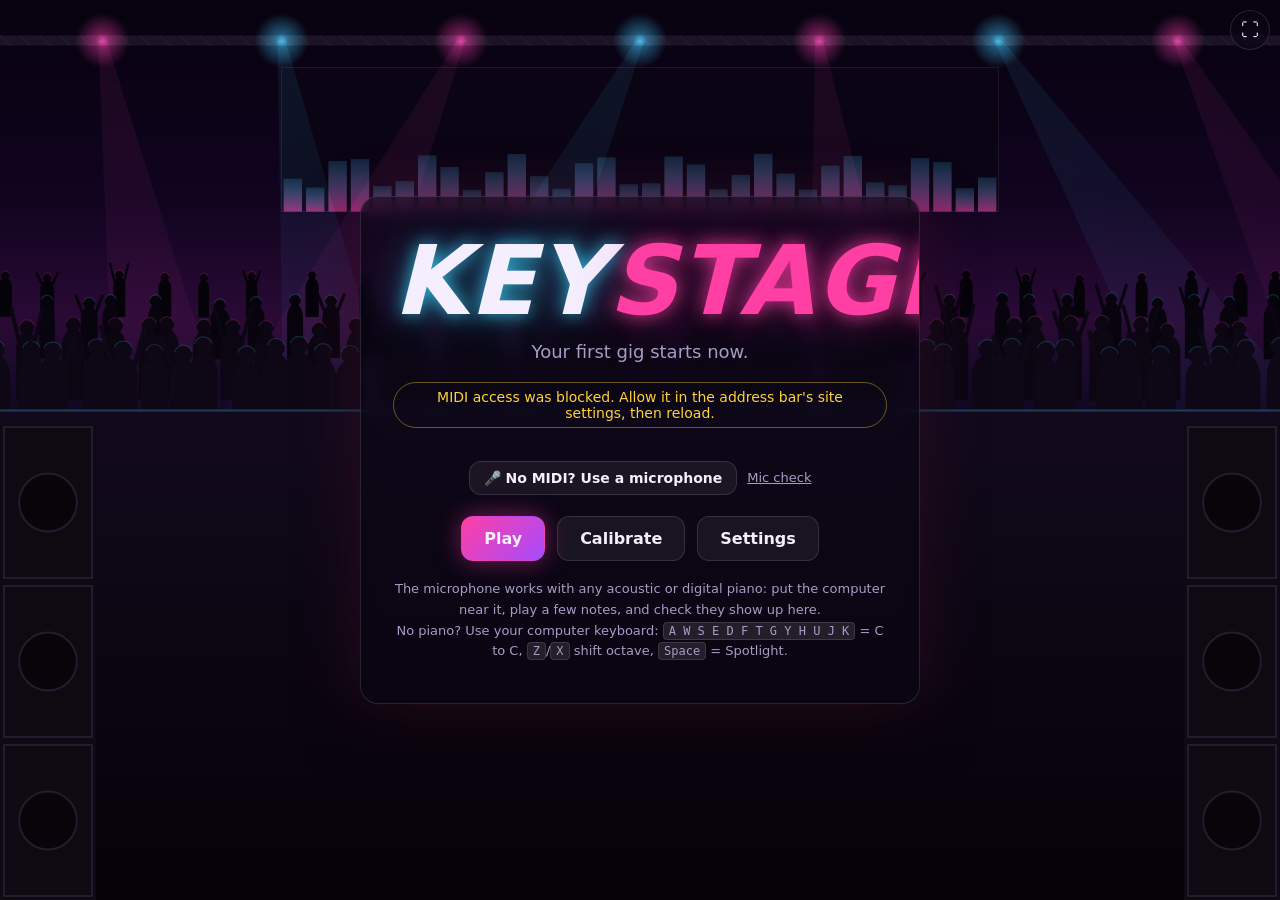
<file: index.html>
<!doctype html>
<html lang="en">
<head>
	<meta charset="utf-8" />
	<meta name="viewport" content="width=device-width, initial-scale=1, viewport-fit=cover" />
	<title>Keystage</title>
	<meta name="description" content="A concert-stage rhythm game for piano: play along on a MIDI keyboard or any piano via microphone." />
	<meta name="theme-color" content="#07040d" />
	<link rel="manifest" href="manifest.webmanifest" />
	<link rel="icon" href="icons/icon.svg" type="image/svg+xml" />
	<link rel="apple-touch-icon" href="icons/icon-180.png" />
	<meta name="apple-mobile-web-app-capable" content="yes" />
	<meta name="mobile-web-app-capable" content="yes" />
	<meta name="apple-mobile-web-app-status-bar-style" content="black-translucent" />
	<meta name="apple-mobile-web-app-title" content="Keystage" />
	<link rel="stylesheet" href="css/style.css" />
</head>
<body>
	<canvas id="stage"></canvas>

	<!-- Always-there corner controls (pause shows only in a game) -->
	<div id="corner" class="corner">
		<button id="btn-pause" class="round" title="Pause" hidden>⏸</button>
		<button id="btn-spot" class="round" title="Spotlight: double points (or press the sustain pedal)" hidden>✦</button>
		<button id="btn-fs" class="round" title="Full screen">⛶</button>
	</div>
	<div id="toast" class="toast" hidden></div>

	<!-- Title -->
	<section id="screen-title" class="screen active">
		<div class="panel title-panel">
			<h1 class="logo">KEY<span>STAGE</span></h1>
			<p class="tagline">Your first gig starts now.</p>
			<div id="midi-status" class="pill">Looking for MIDI devices…</div>
			<div id="mic-row" class="mic-row">
				<button id="btn-mic" class="btn small">🎤 No MIDI? Use a microphone</button>
				<div id="mic-meter" class="mic-meter" hidden><div></div></div>
				<span id="mic-heard" class="mic-heard"></span>
				<a href="mictest.html" class="mic-check">Mic check</a>
			</div>
			<div class="btn-row">
				<button id="btn-play" class="btn primary">Play</button>
				<button id="btn-calibrate" class="btn">Calibrate</button>
				<button id="btn-settings" class="btn">Settings</button>
			</div>
			<p class="hint">The microphone works with any acoustic or digital piano: put the computer near it, play a few notes, and check they show up here.<br /><span class="touch-only">On a phone or tablet, tap the keys on screen to try it out.</span><span class="no-touch">No piano? Use your computer keyboard: <kbd>A W S E D F T G Y H U J K</kbd> = C to C, <kbd>Z</kbd>/<kbd>X</kbd> shift octave, <kbd>Space</kbd> = Spotlight.</span></p>
		</div>
	</section>

	<!-- Settings -->
	<section id="screen-settings" class="screen">
		<div class="panel">
			<h2>Settings</h2>
			<label class="row"><span>Show note names on notes</span><input type="checkbox" id="set-names" /></label>
			<label class="row"><span>Show hand &amp; finger hints (R3 = right hand, finger 3)</span><input type="checkbox" id="set-fingers" /></label>
			<label class="row"><span>Play my notes through the game<br /><small>Turn on if your piano has no speakers or you use headphones on the computer</small></span><input type="checkbox" id="set-echo" /></label>
			<div class="row"><span>My keyboard<br /><small id="kb-msg"></small></span><span class="kb-pick"><select id="set-kb"></select> <button class="btn" id="btn-kb-detect">Detect</button></span></div>
			<label class="row"><span>Crowd sound<br /><small>A soft crowd murmur during songs. Always off with the microphone.</small></span><input type="checkbox" id="set-crowd" /></label>
			<label class="row"><span>Note speed</span><input type="range" id="set-notespeed" min="0.6" max="1.8" step="0.1" /></label>
			<label class="row"><span>Input offset (ms)<br /><small>Set automatically by Calibrate (kept separately for MIDI and the microphone)</small></span><input type="number" id="set-offset" step="1" /></label>
			<label class="row"><span>Microphone: filter out the game's own sound<br /><small>On a computer with speakers, leave on. Turn off with headphones, and on phones and tablets, where it muffles the piano.</small></span><input type="checkbox" id="set-micecho" /></label>
			<div class="btn-row"><button class="btn primary" data-goto="title">Done</button></div>
		</div>
	</section>

	<!-- Song select -->
	<section id="screen-songs" class="screen">
		<div class="panel wide">
			<h2>Setlist</h2>
			<div class="seg genre" id="opt-genre">
				<button data-v="all" class="on">All</button>
				<button data-v="starter">Starter</button>
				<button data-v="rock">Rock</button>
				<button data-v="christmas">Christmas</button>
				<button data-v="classical">Classical</button>
				<button data-v="mine">My songs</button>
			</div>
			<div id="song-list" class="song-list"></div>
			<div class="import-bar">
				<button id="btn-find" class="btn small primary">🔎 Find songs</button>
				<button id="btn-import-file" class="btn small">+ Import file</button>
				<input type="file" id="import-file" accept=".mid,.midi,audio/midi,.keystage,audio/*,.mp3,.m4a,.wav,.flac,.ogg" hidden />
				<input type="url" id="import-url" placeholder="…or paste a link to a .mid file or a page that has one" />
				<button id="btn-import-url" class="btn small">Fetch</button>
			</div>
			<p id="import-msg" class="hint"></p>
			<div class="options">
				<div class="opt-group"><span class="opt-label">Notes</span>
					<div class="seg" id="opt-arr">
						<button data-v="full" class="on">Full</button>
						<button data-v="simple">Simplified</button>
					</div>
				</div>
			</div>
			<div class="options">
				<div class="opt-group"><span class="opt-label">Mode</span>
					<div class="seg" id="opt-mode">
						<button data-v="perform" class="on">Perform</button>
						<button data-v="practice">Practice</button>
					</div>
				</div>
				<div class="opt-group"><span class="opt-label">Hands</span>
					<div class="seg" id="opt-hands">
						<button data-v="R" class="on">Right</button>
						<button data-v="L">Left</button>
						<button data-v="both">Both</button>
					</div>
				</div>
				<div class="opt-group"><span class="opt-label">Speed</span>
					<div class="seg" id="opt-speed">
						<button data-v="0.5">50%</button>
						<button data-v="0.7">70%</button>
						<button data-v="0.85">85%</button>
						<button data-v="1" class="on">100%</button>
					</div>
				</div>
			</div>
			<p id="mode-desc" class="hint"></p>
			<div class="btn-row">
				<button class="btn" data-goto="title">Back</button>
				<button id="btn-watch" class="btn">Watch it first</button>
				<button id="btn-start" class="btn primary">Start</button>
			</div>
		</div>
	</section>

	<!-- Import: pick links / parts -->
	<section id="screen-import" class="screen overlay">
		<div class="panel">
			<h2 id="imp-title">Import</h2>
			<div id="imp-links" class="pick-list"></div>
			<div id="imp-parts-wrap">
				<label class="row"><span>Song title</span><input type="text" id="imp-name" /></label>
				<p class="hint">Pick the part <b>you</b> play (one or two). Everything else becomes your backing band. With one part, the game works out which notes belong to which hand.</p>
				<div id="imp-parts" class="pick-list"></div>
			</div>
			<div class="btn-row">
				<button class="btn" id="btn-imp-cancel">Cancel</button>
				<button class="btn primary" id="btn-imp-save">Add to setlist</button>
			</div>
		</div>
	</section>

	<!-- Import a recording: separate the piano, transcribe it, keep the band -->
	<section id="screen-recording" class="screen overlay">
		<div class="panel">
			<h2>Play along with a recording</h2>
			<p class="hint" id="rec-file"></p>
			<div id="rec-form">
				<label class="row"><span>Song title</span><input type="text" id="rec-title" /></label>
				<label class="row"><span>Artist</span><input type="text" id="rec-artist" placeholder="optional" /></label>
				<label class="row"><span>It's solo piano (no band)</span><input type="checkbox" id="rec-solo" /></label>
				<p class="hint">Keystage pulls the piano out of the song, writes down its notes for you to play, and keeps everything else as your band. It all happens on this computer: nothing is uploaded. The first time, it downloads about 300 MB of AI models (kept for next time), and a song takes a few minutes. Songs where the piano is loud and clear work best.</p>
			</div>
			<div id="rec-progress" style="display:none">
				<div class="bar"><div id="rec-bar"></div></div>
				<p class="hint" id="rec-msg"></p>
			</div>
			<div class="btn-row">
				<button class="btn" id="btn-rec-cancel">Cancel</button>
				<button class="btn primary" id="btn-rec-go">Make it playable</button>
			</div>
		</div>
	</section>

	<!-- Find songs: search other sites, then drop the downloaded file in -->
	<section id="screen-find" class="screen overlay">
		<div class="panel">
			<h2>Find songs</h2>
			<label class="row"><span>Song</span><input type="text" id="find-q" placeholder="e.g. River Flows in You, Clocks, Hedwig's Theme" /></label>
			<div id="find-sources" class="pick-list"></div>
			<p class="hint">All free, no account needed. Download the <b>.mid</b> file, then drop it onto Keystage (or use <b>+ Import file</b>). Arrangements with "piano" or "easy" in the name usually play best.</p>
			<div class="btn-row">
				<button class="btn" data-goto="songs">Done</button>
			</div>
		</div>
	</section>

	<div id="drop-hint" class="drop-hint">Drop MIDI files, recordings or Keystage song packs to add them to your setlist</div>

	<!-- Calibrate -->
	<section id="screen-calibrate" class="screen">
		<div class="panel">
			<h2>Calibrate timing</h2>
			<p>You'll hear 16 clicks. Tap <b>any piano key</b> exactly on each click. Listen, don't watch.</p>
			<p id="cal-mic" class="hint" hidden>Using the microphone: wear headphones for this so it hears only your piano, not the clicks.</p>
			<div id="cal-pulse" class="cal-pulse"></div>
			<p id="cal-result" class="big"></p>
			<div class="btn-row">
				<button class="btn" data-goto="title">Back</button>
				<button id="btn-cal-start" class="btn primary">Start</button>
			</div>
		</div>
	</section>

	<!-- Pause -->
	<section id="screen-pause" class="screen overlay">
		<div class="panel">
			<h2>Paused</h2>
			<div class="btn-row vertical">
				<button id="btn-resume" class="btn primary">Resume</button>
				<button id="btn-restart" class="btn">Restart</button>
				<button id="btn-quit" class="btn">Quit to setlist</button>
			</div>
		</div>
	</section>

	<!-- Results -->
	<section id="screen-results" class="screen overlay">
		<div class="panel">
			<h2 id="res-title">Encore!</h2>
			<div id="res-stars" class="stars"></div>
			<div id="res-score" class="res-score"></div>
			<div id="res-best" class="best-badge">NEW PERSONAL BEST</div>
			<div id="res-grid" class="res-grid"></div>
			<p id="res-tip" class="tip"></p>
			<div class="btn-row">
				<button class="btn" id="btn-res-songs">Setlist</button>
				<button class="btn primary" id="btn-res-retry">Play again</button>
			</div>
		</div>
	</section>

	<script type="module" src="js/main.js"></script>
</body>
</html>
</file>
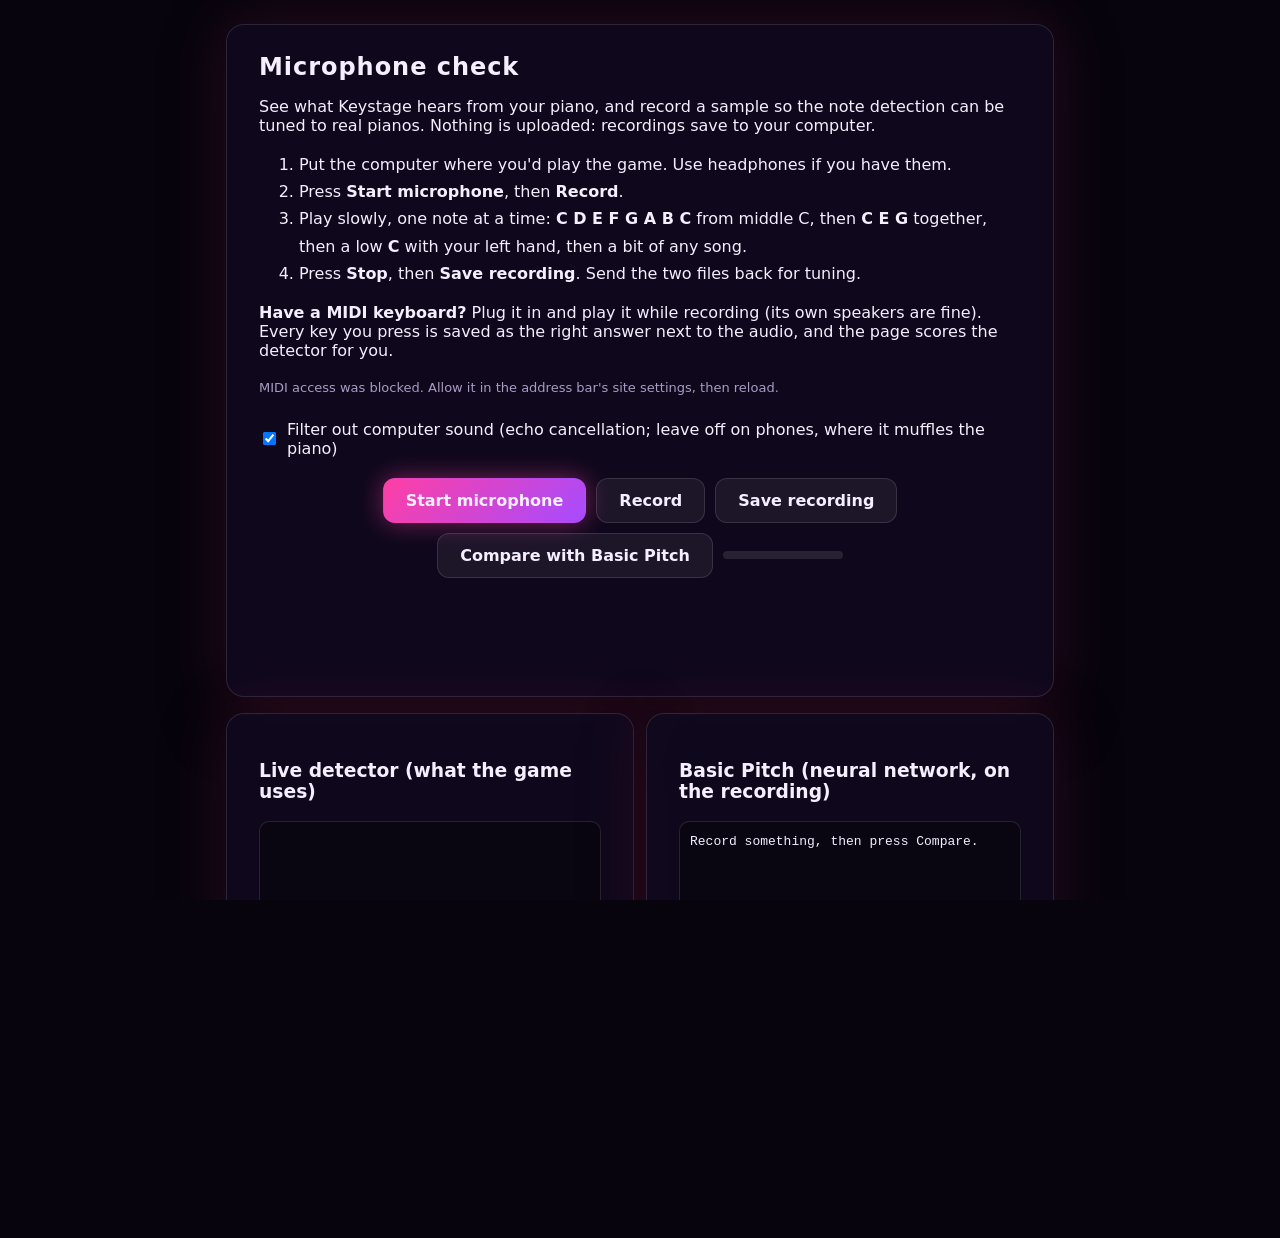
<file: mictest.html>
<!doctype html>
<html lang="en">
<head>
	<meta charset="utf-8" />
	<meta name="viewport" content="width=device-width, initial-scale=1" />
	<title>Keystage Mic Check</title>
	<link rel="stylesheet" href="css/style.css" />
	<style>
		body { overflow: auto; }
		.mt { max-width: 860px; margin: 0 auto; padding: 24px 16px 60px; }
		.mt .panel { position: static; transform: none; margin: 0 0 16px; max-width: none; width: auto; }
		.cols { display: grid; grid-template-columns: 1fr 1fr; gap: 12px; }
		@media (max-width: 640px) { .cols { grid-template-columns: 1fr; } }
		.log { background: rgba(0, 0, 0, 0.35); border: 1px solid var(--edge); border-radius: 10px; padding: 10px; height: 260px; overflow: auto; font: 13px/1.5 ui-monospace, Consolas, monospace; white-space: pre-wrap; }
		.big-notes { font-size: 40px; font-weight: 800; min-height: 56px; color: #7dffb0; letter-spacing: 0.04em; }
		ol.steps { text-align: left; line-height: 1.7; }
		label.inline { display: inline-flex; gap: 8px; align-items: center; margin: 8px 0; }
	</style>
</head>
<body>
	<div class="mt">
		<div class="panel">
			<h2>Microphone check</h2>
			<p>See what Keystage hears from your piano, and record a sample so the note detection can be tuned to real pianos. Nothing is uploaded: recordings save to your computer.</p>
			<ol class="steps">
				<li>Put the computer where you'd play the game. Use headphones if you have them.</li>
				<li>Press <b>Start microphone</b>, then <b>Record</b>.</li>
				<li>Play slowly, one note at a time: <b>C D E F G A B C</b> from middle C, then <b>C E G</b> together, then a low <b>C</b> with your left hand, then a bit of any song.</li>
				<li>Press <b>Stop</b>, then <b>Save recording</b>. Send the two files back for tuning.</li>
			</ol>
			<p><b>Have a MIDI keyboard?</b> Plug it in and play it while recording (its own speakers are fine). Every key you press is saved as the right answer next to the audio, and the page scores the detector for you.</p>
			<p id="midi" class="hint"></p>
			<label class="inline"><input type="checkbox" id="echo" /> Filter out computer sound (echo cancellation; leave off on phones, where it muffles the piano)</label>
			<div class="mic-row">
				<button id="mic" class="btn primary">Start microphone</button>
				<button id="rec" class="btn" disabled>Record</button>
				<button id="save" class="btn" disabled>Save recording</button>
				<button id="compare" class="btn" disabled>Compare with Basic Pitch</button>
				<div id="meter" class="mic-meter"><div></div></div>
			</div>
			<p id="status" class="hint"></p>
			<div id="now" class="big-notes"></div>
			<p id="score"></p>
		</div>
		<div class="cols">
			<div class="panel">
				<h3>Live detector (what the game uses)</h3>
				<div id="live" class="log"></div>
			</div>
			<div class="panel">
				<h3>Basic Pitch (neural network, on the recording)</h3>
				<div id="bp" class="log">Record something, then press Compare.</div>
			</div>
		</div>
		<p class="hint"><a href="./">← Back to Keystage</a></p>
	</div>
	<script type="module">
		import { Input } from "./js/input.js"
		import { toWav, transcribe } from "./js/audioimport.js"

		const $ = s => document.querySelector(s)
		const NAMES = ["C", "C♯", "D", "E♭", "E", "F", "F♯", "G", "A♭", "A", "B♭", "B"]
		const name = p => NAMES[p % 12] + (Math.floor(p / 12) - 1)
		let settings = {}
		try {
			settings = JSON.parse(localStorage.getItem("keystage.settings") || "{}")
		} catch {}
		$("#echo").checked = !matchMedia("(pointer: coarse)").matches && (settings.micEcho ?? false)

		const input = new Input()
		let t0 = performance.now()
		// rec.start: performance.now() time of the recording's first sample; every event is stored
		// in seconds from there, so it lines up with the audio file.
		let rec = null // { chunks: [], start, events: [], midi: [], pedal: [] }
		let last = { L: null, events: [], midi: [], pedal: [], sr: 48000 }
		const lines = []
		const sounding = new Set()

		input.listen("mic", level => ($("#meter > div").style.width = Math.round(level * 100) + "%"))
		const secs = ts => (ts - (rec?.start ?? t0)) / 1000
		input.listen("on", (p, v, ts, src) => {
			const t = secs(ts)
			lines.push(`${t.toFixed(2).padStart(7)} s  ${src === "mic" ? "mic " : "MIDI"}  ${name(p).padEnd(4)} on   vel ${v.toFixed(2)}`)
			if (rec?.start) (src === "mic" ? rec.events : rec.midi).push({ type: "on", p, vel: +v.toFixed(3), t: +t.toFixed(4) })
			if (src === "mic") sounding.add(p)
			show()
		})
		input.listen("off", (p, ts, src) => {
			if (rec?.start) (src === "mic" ? rec.events : rec.midi).push({ type: "off", p, t: +secs(ts).toFixed(4) })
			if (src === "mic") sounding.delete(p)
			show()
		})
		input.listen("pedal", (down, ts) => rec?.start && rec.pedal.push({ down, t: +secs(ts ?? performance.now()).toFixed(4) }))
		input.listen("audio", (samples, ts) => {
			if (!rec) return
			rec.start ??= ts - (samples.length / input.mic.sampleRate) * 1000
			rec.chunks.push(samples.slice())
		})
		const midiStatus = devs =>
			($("#midi").textContent = devs.length ? `MIDI keyboard connected: ${devs.join(", ")}. Its notes will be saved with the recording.` : input.midiError || "No MIDI keyboard connected (optional).")
		input.listen("devices", midiStatus)
		midiStatus(input.devices)

		// Score the detector against the MIDI keyboard: the same key within 100 ms counts as found.
		function score(truth, heard) {
			const ons = heard.filter(e => e.type === "on"), used = new Set(), errs = []
			const played = truth.filter(e => e.type === "on")
			for (const n of played) {
				const i = ons.findIndex((e, j) => !used.has(j) && e.p === n.p && Math.abs(e.t - n.t) < 0.1)
				if (i >= 0) used.add(i), errs.push((ons[i].t - n.t) * 1000)
			}
			errs.sort((a, b) => a - b)
			const extra = ons.filter((e, j) => !used.has(j))
			return { played: played.length, found: errs.length, extra, timing: errs.length ? Math.round(errs[errs.length >> 1]) : null }
		}
		const describe = r =>
			`found ${r.found} of ${r.played} keys you played, ${r.extra.length} extra note${r.extra.length === 1 ? "" : "s"}` +
			(r.extra.length ? ` (${r.extra.slice(0, 12).map(e => name(e.p)).join(" ")}${r.extra.length > 12 ? " …" : ""})` : "") +
			(r.timing !== null ? `, typically ${Math.abs(r.timing)} ms ${r.timing >= 0 ? "late" : "early"}` : "")
		function show() {
			$("#live").textContent = lines.slice(-200).join("\n")
			$("#live").scrollTop = 1e9
			$("#now").textContent = [...sounding].sort((a, b) => a - b).map(name).join(" ")
		}

		$("#mic").onclick = async () => {
			if (input.micOn) {
				input.disableMic()
				$("#mic").textContent = "Start microphone"
				$("#rec").disabled = true
				return
			}
			try {
				await input.enableMic({ cancelEcho: $("#echo").checked })
				t0 = performance.now()
				$("#mic").textContent = "Stop microphone"
				$("#rec").disabled = false
				$("#status").textContent = `Listening at ${input.mic.sampleRate} Hz. Play a note.`
			} catch (e) {
				$("#status").textContent = "Couldn't start the microphone: " + e.message
			}
		}

		$("#rec").onclick = () => {
			if (rec) {
				const n = rec.chunks.reduce((a, c) => a + c.length, 0)
				const L = new Float32Array(n)
				let o = 0
				for (const c of rec.chunks) L.set(c, o), (o += c.length)
				last = { L, events: rec.events, midi: rec.midi, pedal: rec.pedal, sr: input.mic?.sampleRate || 48000 }
				rec = null
				$("#rec").textContent = "Record"
				$("#save").disabled = $("#compare").disabled = false
				$("#status").textContent = `Recorded ${(L.length / last.sr).toFixed(1)} s.`
				$("#score").textContent = last.midi.length ? "Live detector: " + describe(score(last.midi, last.events)) + "." : ""
				return
			}
			rec = { chunks: [], start: null, events: [], midi: [], pedal: [] }
			lines.length = 0
			show()
			$("#rec").textContent = "Stop"
			$("#status").textContent = "Recording… play slowly."
		}

		$("#save").onclick = () => {
			const stamp = new Date().toISOString().slice(0, 16).replace(/[:T]/g, "-")
			const dl = (blob, fname) => {
				const a = document.createElement("a")
				a.href = URL.createObjectURL(blob)
				a.download = fname
				a.click()
				setTimeout(() => URL.revokeObjectURL(a.href), 5000)
			}
			dl(toWav([last.L], last.sr), `keystage-mic-${stamp}.wav`)
			const info = {
				format: "keystage-mic-recording 1",
				about: "Times are seconds from the first sample of the .wav. midi = keys actually pressed (the right answers), pedal = sustain pedal, detected = what the live mic detector heard.",
				audio: `keystage-mic-${stamp}.wav`,
				sampleRate: last.sr,
				seconds: +(last.L.length / last.sr).toFixed(2),
				echoCancellation: $("#echo").checked,
				userAgent: navigator.userAgent,
				midiDevices: input.devices,
				midi: last.midi,
				pedal: last.pedal,
				detected: last.events,
			}
			dl(new Blob([JSON.stringify(info, null, 1)], { type: "application/json" }), `keystage-mic-${stamp}.json`)
		}

		$("#compare").onclick = async () => {
			$("#compare").disabled = true
			$("#bp").textContent = "Loading Basic Pitch (first time downloads a few MB)…"
			try {
				const notes = await transcribe([last.L, last.L], p => ($("#bp").textContent = `Listening… ${Math.round(p * 100)}%`), last.sr)
				const bpScore = last.midi.length ? "Basic Pitch: " + describe(score(last.midi, notes.map(n => ({ type: "on", p: n.p, t: n.t })))) + ".\n\n" : ""
				$("#bp").textContent = bpScore + (notes.length ? notes.map(n => `${n.t.toFixed(2).padStart(7)} s  ${name(n.p).padEnd(4)} for ${n.d.toFixed(2)} s`).join("\n") : "Basic Pitch heard no notes.")
			} catch (e) {
				$("#bp").textContent = "Basic Pitch failed: " + e.message
			}
			$("#compare").disabled = false
		}

		// ?auto: headless self-test (start, record 8 s, compare) for development
		if (new URLSearchParams(location.search).has("auto")) {
			await $("#mic").onclick()
			$("#rec").onclick()
			await new Promise(r => setTimeout(r, 8000))
			$("#rec").onclick()
			await $("#compare").onclick()
			fetch("/__result?" + encodeURIComponent("LIVE " + last.events.filter(e => e.type === "on").map(e => name(e.p) + "@" + e.t).join(" ") + " || BP " + $("#bp").textContent.replace(/\s+/g, " ").slice(0, 600))).catch(() => {})
		}
	</script>
</body>
</html>
</file>
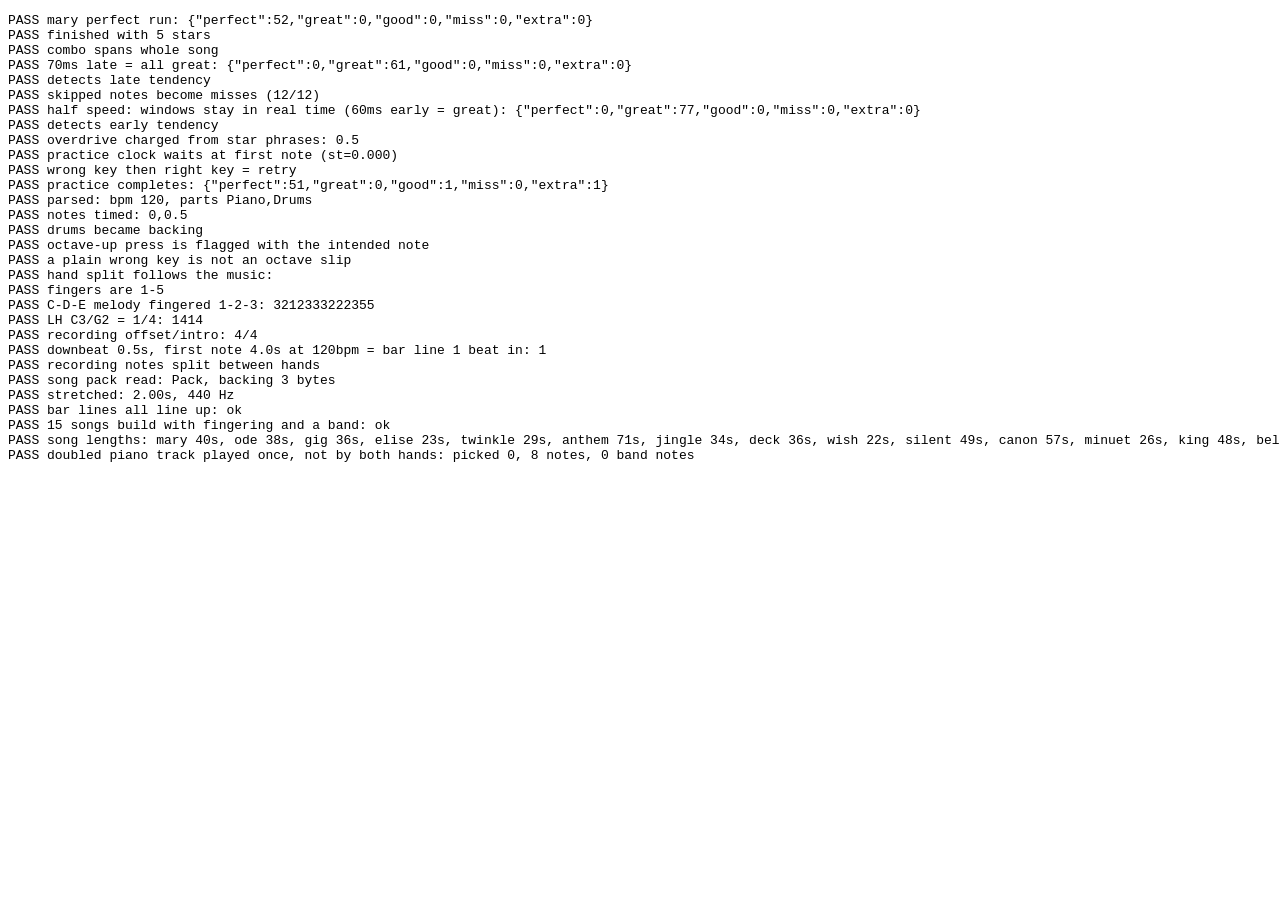
<file: tests/logic.html>
<!doctype html>
<meta charset="utf-8" />
<title>Keystage logic tests</title>
<pre id="out">running</pre>
<script type="module">
	import { Game } from "../js/game.js"
	import { SONGS, songWarnings } from "../js/songs.js"
	import { parseMidi, songFromMidi, defaultPlayerParts } from "../js/midi.js"
	import { assignHands, suggestFingers } from "../js/hands.js"
	import { songFromRecording, readSongPack } from "../js/library.js"
	import { audio } from "../js/audio.js"

	const log = []
	const ok = (cond, name) => log.push((cond ? "PASS " : "FAIL ") + name)
	const fakeInput = () => {
		const h = { on: [], off: [], pedal: [] }
		return { held: new Set(), listen: (t, f) => (h[t].push(f), () => {}), h }
	}
	const fx = new Proxy({}, { get: () => () => {} })
	const settings = { offset: 0, echo: false }

	function perform(songId, jitterMs, skipEvery = 0, speed = 1) {
		const song = SONGS.find(s => s.id === songId)
		const input = fakeInput()
		const g = new Game({ song, mode: "perform", hands: "R", speed, simplified: false, settings, input, fx })
		g.start()
		let i = 0
		for (const n of g.playable) {
			i++
			const perf = g.perfZero + (n.t * 1000) / speed + jitterMs
			g.update(perf - 5)
			if (skipEvery && i % skipEvery === 0) continue
			input.h.on.forEach(f => f(n.p, 0.8, perf))
		}
		g.update(g.perfZero + ((song.lengthSec + 3) * 1000) / speed)
		return g
	}

	let g = perform("mary", 0)
	ok(g.counts.perfect === g.playable.length && g.counts.miss === 0, `mary perfect run: ${JSON.stringify(g.counts)}`)
	ok(g.finished && g.results().stars === 5, "finished with 5 stars")
	ok(g.maxCombo === g.playable.length, "combo spans whole song")

	g = perform("ode", 70)
	ok(g.counts.great === g.playable.length, `70ms late = all great: ${JSON.stringify(g.counts)}`)
	ok(g.results().tendency === "late", "detects late tendency")

	g = perform("ode", 0, 5)
	const expectMiss = Math.floor(g.playable.length / 5)
	ok(g.counts.miss === expectMiss, `skipped notes become misses (${g.counts.miss}/${expectMiss})`)

	g = perform("gig", -60, 0, 0.5)
	ok(g.counts.great === g.playable.length, `half speed: windows stay in real time (60ms early = great): ${JSON.stringify(g.counts)}`)
	ok(g.results().tendency === "early", "detects early tendency")

	// star phrase -> overdrive
	g = perform("gig", 0)
	ok(g.od > 0, `overdrive charged from star phrases: ${g.od}`)

	// practice mode waits
	{
		const song = SONGS.find(s => s.id === "mary")
		const input = fakeInput()
		const p = new Game({ song, mode: "practice", hands: "R", speed: 1, simplified: false, settings, input, fx })
		p.start()
		let now = performance.now()
		for (let k = 0; k < 300; k++) p.update((now += 16))
		const first = p.playable[0]
		ok(Math.abs(p.st - first.t) < 1e-6 && p.isWaitingNow(), `practice clock waits at first note (st=${p.st.toFixed(3)})`)
		input.h.on.forEach(f => f(first.p + 1, 1, now)) // wrong key
		input.h.on.forEach(f => f(first.p, 1, now))
		ok(first.judged === "good" && p.counts.extra === 1, "wrong key then right key = retry")
		for (const n of p.playable.slice(1)) {
			for (let k = 0; k < 200 && !p.isWaitingNow(); k++) p.update((now += 16))
			input.h.on.forEach(f => f(n.p, 1, now))
		}
		for (let k = 0; k < 400 && !p.finished; k++) p.update((now += 16))
		ok(p.finished && p.counts.perfect === p.playable.length - 1, `practice completes: ${JSON.stringify(p.counts)}`)
	}

	// MIDI round trip: build a tiny 2-track SMF by hand
	{
		const bytes = []
		const push = (...b) => bytes.push(...b)
		const u32 = n => [(n >>> 24) & 255, (n >>> 16) & 255, (n >>> 8) & 255, n & 255]
		push(...[77, 84, 104, 100], ...u32(6), 0, 1, 0, 2, 1, 224) // MThd fmt1 2 trks 480ppq
		const trk = ev => {
			push(...[77, 84, 114, 107], ...u32(ev.length), ...ev)
		}
		// track 1: tempo 120, piano C5 E5 quarters (running status on 2nd note)
		trk([0, 255, 81, 3, 7, 161, 32, 0, 0xc0, 0, 0, 0x90, 72, 100, 0x83, 0x60, 72, 0, 0, 76, 100, 0x83, 0x60, 0x80, 76, 0, 0, 255, 47, 0])
		// track 2: drums kick on ch10
		trk([0, 0x99, 36, 100, 0x83, 0x60, 0x89, 36, 0, 0, 255, 47, 0])
		const parsed = parseMidi(new Uint8Array(bytes).buffer)
		ok(parsed.bpm === 120 && parsed.parts.length === 2, `parsed: bpm ${parsed.bpm}, parts ${parsed.parts.map(p => p.label)}`)
		const pick = defaultPlayerParts(parsed)
		const s = songFromMidi(parsed, { id: "t", title: "t", playerParts: pick })
		ok(s.notes.length === 2 && Math.abs(s.notes[1].t - 0.5) < 1e-6, `notes timed: ${s.notes.map(n => n.t)}`)
		ok(s.backing.length === 1 && s.backing[0].kind === "kick", "drums became backing")
	}

	// wrong octave: practice waits on E4, player hits E5
	{
		const song = SONGS.find(s => s.id === "mary")
		const input = fakeInput()
		let told = null
		const fx2 = new Proxy({}, { get: (_, k) => (k === "wrong" ? (p, t) => (told = t) : () => {}) })
		const p = new Game({ song, mode: "practice", hands: "R", speed: 1, simplified: false, settings, input, fx: fx2 })
		p.start()
		let now = performance.now()
		for (let k = 0; k < 300; k++) p.update((now += 16))
		const first = p.playable[0]
		input.h.on.forEach(f => f(first.p + 12, 1, now))
		ok(told === first && p.octaveSlips === 1, "octave-up press is flagged with the intended note")
		input.h.on.forEach(f => f(first.p + 1, 1, now))
		ok(p.octaveSlips === 1, "a plain wrong key is not an octave slip")
	}

	// hand split + fingering on one part: bass line under a melody
	{
		const ns = []
		const mel = [64, 62, 60, 62, 64, 64, 64, 62, 62, 62, 64, 67, 67]
		mel.forEach((p, i) => ns.push({ t: i * 0.5, d: 0.5, p }))
		;[48, 43, 48, 43].forEach((p, i) => ns.push({ t: i * 1.5, d: 1.5, p }))
		ns.push({ t: 7, d: 1, p: 57 }, { t: 7, d: 1, p: 59 }) // a low-ish RH dip in a chord with no bass
		assignHands(ns)
		const wrong = ns.filter(n => (n.p >= 57) !== (n.hand === "R"))
		ok(!wrong.length, `hand split follows the music: ${wrong.map(n => n.p + n.hand)}`)
		suggestFingers(ns)
		ok(ns.every(n => n.finger >= 1 && n.finger <= 5), "fingers are 1-5")
		const rh = ns.filter(n => n.hand === "R" && n.t < 7)
		ok(rh.find(n => n.p === 60).finger === 1 && rh.find(n => n.p === 64).finger === 3, `C-D-E melody fingered 1-2-3: ${rh.map(n => n.finger).join("")}`)
		const lh = ns.filter(n => n.hand === "L")
		ok(lh.find(n => n.p === 48).finger === 1 && lh.find(n => n.p === 43).finger === 4, `LH C3/G2 = 1/4: ${lh.map(n => n.finger).join("")}`)
	}

	// songs from recordings: timing relative to the first note, bar lines from the downbeat
	{
		const notes = [{ t: 4.0, d: 0.4, p: 72 }, { t: 4.5, d: 0.4, p: 74 }, { t: 4.5, d: 1, p: 48 }]
		const s = songFromRecording({ id: "x", title: "x", bpm: 120, beatsPerBar: 4, downbeat: 0.5, notes })
		ok(s.recording.offset === 4 && s.notes[0].t === 0 && s.intro === 4, `recording offset/intro: ${s.recording.offset}/${s.intro}`)
		ok(Math.abs(s.pickup - 1) < 1e-9, `downbeat 0.5s, first note 4.0s at 120bpm = bar line 1 beat in: ${s.pickup}`)
		ok(s.notes.find(n => n.p === 48).hand === "L" && s.notes.find(n => n.p === 72).hand === "R", "recording notes split between hands")
	}

	// song pack round trip: a stored zip built by hand
	{
		const enc = new TextEncoder()
		const files = { "song.json": enc.encode(JSON.stringify({ title: "Pack", bpm: 100, downbeat: 0, notes: [{ t: 1, d: 0.5, p: 60 }] })), "backing.ogg": new Uint8Array([1, 2, 3]) }
		const parts = [], central = []
		let off = 0
		for (const [name, data] of Object.entries(files)) {
			const nb = enc.encode(name)
			const lh = new DataView(new ArrayBuffer(30))
			lh.setUint32(0, 0x04034b50, true); lh.setUint32(18, data.length, true); lh.setUint32(22, data.length, true); lh.setUint16(26, nb.length, true)
			const ch = new DataView(new ArrayBuffer(46))
			ch.setUint32(0, 0x02014b50, true); ch.setUint32(20, data.length, true); ch.setUint32(24, data.length, true); ch.setUint16(28, nb.length, true); ch.setUint32(42, off, true)
			parts.push(new Uint8Array(lh.buffer), nb, data)
			central.push(new Uint8Array(ch.buffer), nb)
			off += 30 + nb.length + data.length
		}
		const cdSize = central.reduce((a, b) => a + b.length, 0)
		const end = new DataView(new ArrayBuffer(22))
		end.setUint32(0, 0x06054b50, true); end.setUint16(8, 2, true); end.setUint16(10, 2, true); end.setUint32(12, cdSize, true); end.setUint32(16, off, true)
		const pack = await readSongPack(new Blob([...parts, ...central, new Uint8Array(end.buffer)]))
		ok(pack.title === "Pack" && pack.notes.length === 1 && pack.backing.size === 3 && pack.guide === null, `song pack read: ${pack.title}, backing ${pack.backing?.size} bytes`)
	}

	// time-stretch keeps pitch: a 440 Hz tone slowed to 50% is twice as long and still 440 Hz
	{
		audio.ensure()
		const sr = 44100, buf = audio.ctx.createBuffer(1, sr, sr)
		const d = buf.getChannelData(0)
		for (let i = 0; i < sr; i++) d[i] = Math.sin((2 * Math.PI * 440 * i) / sr)
		const out = audio.stretch(buf, 0.5)
		const o = out.getChannelData(0)
		let crossings = 0
		for (let i = sr / 2; i < sr * 1.5; i++) if (o[i - 1] < 0 && o[i] >= 0) crossings++
		ok(Math.abs(out.length - 2 * sr) < 10 && Math.abs(crossings - 440) <= 3, `stretched: ${(out.length / sr).toFixed(2)}s, ${crossings} Hz`)
	}

	// every built-in song: bar lines line up, both hands fingered, the band has something to play
	{
		ok(!songWarnings().length, `bar lines all line up: ${songWarnings().join("; ") || "ok"}`)
		const bad = SONGS.filter(s => !s.notes.length || s.notes.some(n => !n.finger || n.finger > 5 || !(n.d > 0)) || (s.drums !== "none" && !s.backing.length))
		ok(!bad.length, `${SONGS.length} songs build with fingering and a band: ${bad.map(s => s.id).join(",") || "ok"}`)
		const lens = SONGS.map(s => `${s.id} ${Math.round(s.lengthSec)}s`)
		ok(SONGS.every(s => s.lengthSec > 15 && s.lengthSec < 240), `song lengths: ${lens.join(", ")}`)
	}

	// a MIDI file with the piano doubled on a second track (common in "piano chords" downloads)
	{
		const notes = [60, 64, 67, 48, 62, 65, 69, 50].map((p, i) => ({ t: Math.floor(i / 4) * 2, d: 0.5, p, vel: 0.8 }))
		const part = (id, label, program) => ({ id, label, program, drums: false, notes: notes.map(n => ({ ...n })), avg: 60 })
		const parsed = { bpm: 120, beatsPerBar: 4, parts: [part(0, "Grand Piano", 0), part(1, "Electric Piano", 5)] }
		const picked = defaultPlayerParts(parsed)
		const both = songFromMidi(parsed, { id: "dbl", title: "Doubled", playerParts: [0, 1] })
		ok(picked.length === 1 && both.notes.length === notes.length && both.backing.length === 0, `doubled piano track played once, not by both hands: picked ${picked}, ${both.notes.length} notes, ${both.backing.length} band notes`)
	}

	document.getElementById("out").textContent = log.join("\n")
	document.title = log.some(l => l.startsWith("FAIL")) ? "FAILED" : "PASSED"
</script>
</file>
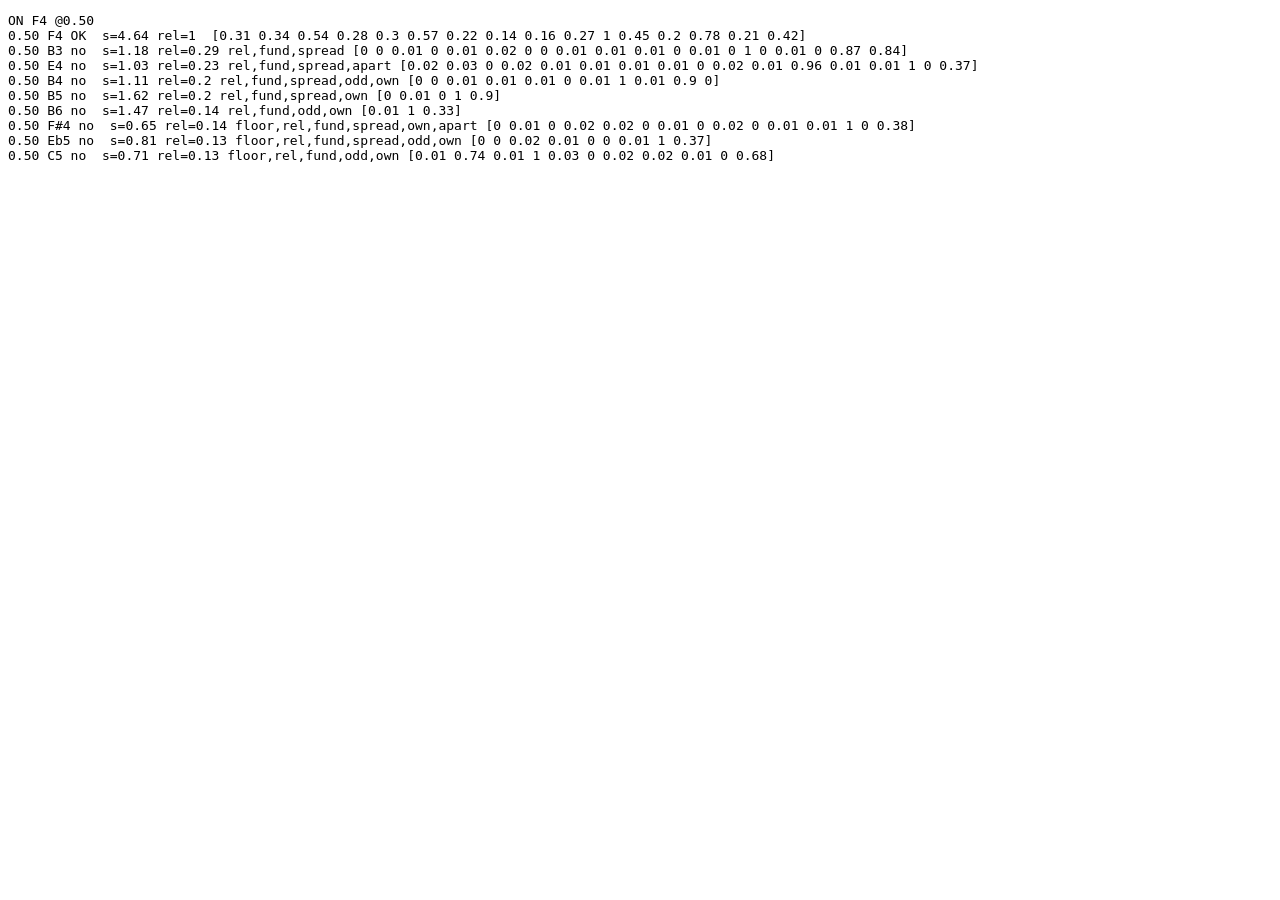
<file: tests/micdebug.html>
<!doctype html>
<meta charset="utf-8" />
<pre id="out">running</pre>
<script type="module">
	// Scratch page: one realistic note at a time, printing every pitch decision.
	import { NoteListener, HOP } from "../js/pitch.js"
	const SR = 48000, hz = p => 440 * Math.pow(2, (p - 69) / 12)
	const name = p => ["C", "C#", "D", "Eb", "E", "F", "F#", "G", "Ab", "A", "Bb", "B"][p % 12] + (Math.floor(p / 12) - 1)
	const src = await (await fetch("mic.html")).text()
	const out = []
	let seed = 1
	const rnd = () => ((seed = (seed * 16807) % 2147483647) / 2147483647) * 2 - 1
	// pull piano() and reverb() out of mic.html so the two stay the same
	const body = src.slice(src.indexOf("	// real: closer"), src.indexOf("	function listen("))
	const make = new Function("SR", "hz", "rnd", body + "; return piano")
	const piano = make(SR, hz, rnd)
	// ?n=60+64+67,65 (chords with +), &step=0.8, &expect (the game expects what's played), &pedal
	const q = new URLSearchParams(location.search), step = +(q.get("step") || 0.4)
	const notes = (q.get("n") || "65").split(",").flatMap((c, i) => c.split(/[+ _]/).map(p => ({ t: 0.5 + i * step, d: step * 0.9, p: +p })))
	const L = piano(notes, notes[notes.length - 1].t + 1.2, { real: true, pedal: q.has("pedal") })
	const nl = new NoteListener(SR)
	if (q.has("expect")) nl.expect = ts => notes.filter(n => Math.abs(n.t - ts / 1000) < 0.2).map(n => n.p)
	nl.debug = []
	for (let i = 0; i + HOP <= L.length; i += HOP) for (const e of nl.push(L.subarray(i, i + HOP), ((i + HOP) / SR) * 1000)) if (e.type === "on") out.push(`ON ${name(e.p)} @${(e.ts / 1000).toFixed(2)}`)
	for (const d of nl.debug) out.push(`${(d.ts / 1000).toFixed(2)} ${name(d.p)} ${d.ok ? "OK " : "no "} s=${d.s} rel=${d.rel} ${d.failed} [${d.peaks.join(" ")}]`)
	document.getElementById("out").textContent = out.join("\n")
</script>
</file>
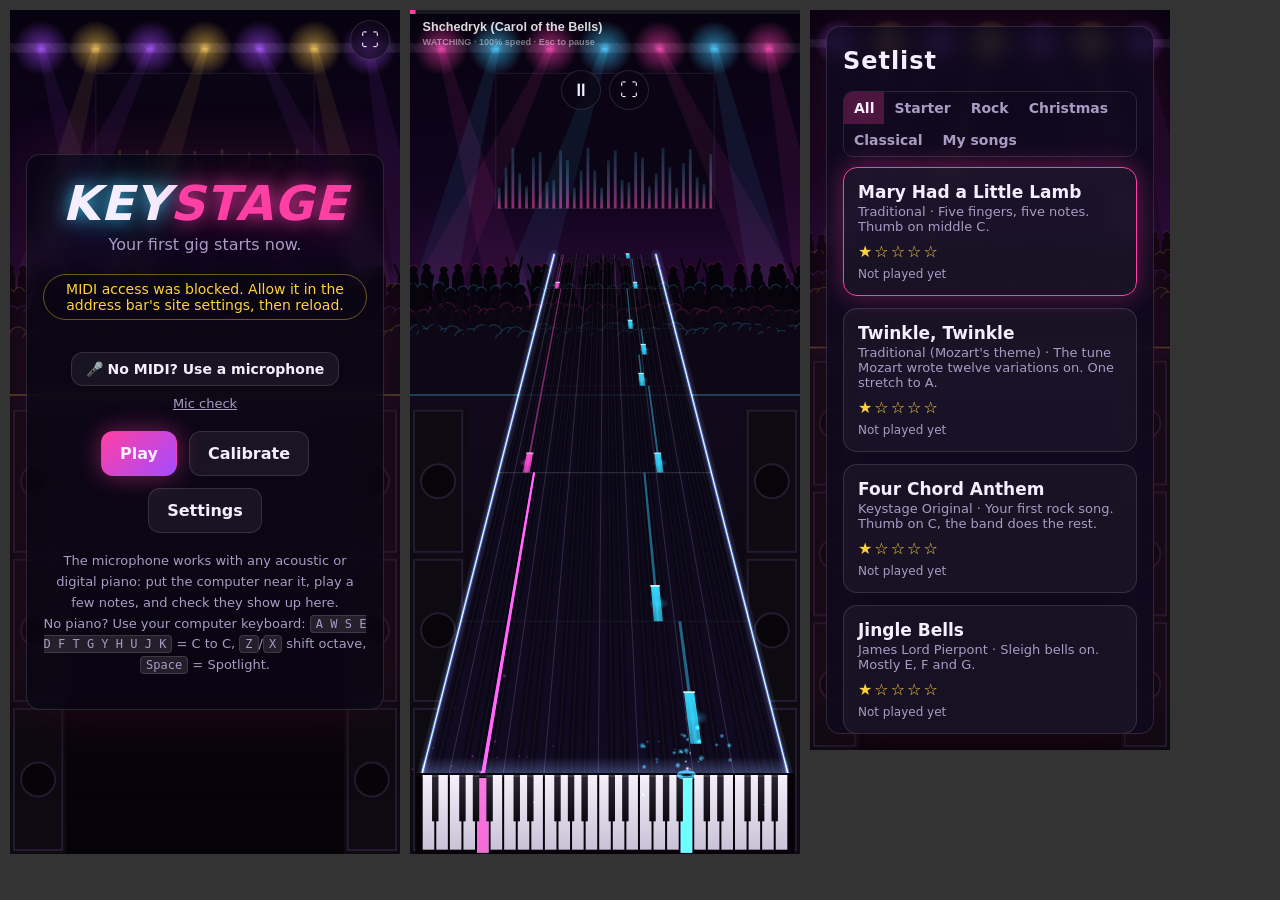
<file: tests/phones.html>
<!doctype html><meta charset="utf-8"><style>body{margin:0;background:#333;display:flex;gap:10px;padding:10px}iframe{border:0;background:#000}</style>
<!-- Layout check: the game at phone sizes, side by side (open in a desktop browser). -->
<iframe src="../index.html" width="390" height="844"></iframe>
<iframe src="../index.html?watch=bells" width="390" height="844"></iframe>
<iframe src="../index.html" width="360" height="740" id="s"></iframe>
<script>
document.getElementById("s").onload = e => { const d = e.target.contentDocument; setTimeout(() => d.querySelector("#btn-play").click(), 500) }
</script>
</file>
<file: css/style.css>
:root {
	--bg: #07040d;
	--panel: rgba(18, 10, 32, 0.82);
	--edge: rgba(255, 255, 255, 0.12);
	--text: #f4eefe;
	--muted: #a99cc4;
	--hot: #ff3fa4;
	--cool: #3ad7ff;
	--gold: #ffd23a;
}

* { box-sizing: border-box; }

html, body {
	margin: 0;
	height: 100%;
	overflow: hidden;
	background: var(--bg);
	color: var(--text);
	font-family: "Segoe UI", system-ui, sans-serif;
}

#stage {
	position: fixed;
	inset: 0;
	width: 100%;
	height: 100%;
	display: block;
	touch-action: none;
}

button, a, .song-card { -webkit-tap-highlight-color: transparent; touch-action: manipulation; }

.screen {
	position: fixed;
	inset: 0;
	display: none;
	align-items: center;
	justify-content: center;
	padding: max(16px, env(safe-area-inset-top)) max(16px, env(safe-area-inset-right)) max(16px, env(safe-area-inset-bottom)) max(16px, env(safe-area-inset-left));
	z-index: 2;
}
.screen.active { display: flex; }
.screen.overlay { background: rgba(5, 2, 10, 0.55); backdrop-filter: blur(3px); }

.panel {
	background: var(--panel);
	border: 1px solid var(--edge);
	border-radius: 18px;
	padding: 28px 32px;
	max-width: 560px;
	width: 100%;
	box-shadow: 0 0 60px rgba(255, 63, 164, 0.15), 0 20px 60px rgba(0, 0, 0, 0.6);
	backdrop-filter: blur(8px);
	max-height: 100%;
	min-width: 0;
	overflow-y: auto;
	overscroll-behavior: contain;
}
.panel.wide { max-width: 860px; }

h2 { margin: 0 0 16px; letter-spacing: 0.04em; }

.logo {
	font-size: clamp(48px, 10vw, 96px);
	font-weight: 900;
	font-style: italic;
	margin: 0;
	letter-spacing: 0.02em;
	text-shadow: 0 0 18px rgba(58, 215, 255, 0.8), 0 0 48px rgba(58, 215, 255, 0.4);
}
.logo span {
	color: var(--hot);
	text-shadow: 0 0 18px rgba(255, 63, 164, 0.8), 0 0 48px rgba(255, 63, 164, 0.4);
}
.title-panel { text-align: center; background: rgba(10, 5, 20, 0.6); }
.tagline { color: var(--muted); margin: 4px 0 20px; font-size: 18px; }

.pill {
	display: inline-block;
	padding: 6px 14px;
	border-radius: 999px;
	border: 1px solid var(--edge);
	color: var(--muted);
	font-size: 14px;
	margin-bottom: 20px;
}
.pill.ok { color: #7dffb0; border-color: rgba(125, 255, 176, 0.4); }
.pill.warn { color: var(--gold); border-color: rgba(255, 210, 58, 0.4); }

.btn-row { display: flex; gap: 12px; justify-content: center; flex-wrap: wrap; margin-top: 20px; }
.btn-row.vertical { flex-direction: column; align-items: stretch; }

.btn {
	font: inherit;
	font-weight: 700;
	font-size: 16px;
	color: var(--text);
	background: rgba(255, 255, 255, 0.06);
	border: 1px solid var(--edge);
	border-radius: 12px;
	padding: 12px 22px;
	cursor: pointer;
	transition: transform 0.08s, background 0.15s, box-shadow 0.15s;
}
.btn:hover { background: rgba(255, 255, 255, 0.12); transform: translateY(-1px); }
.btn.primary {
	background: linear-gradient(135deg, #ff3fa4, #a64bff);
	border-color: transparent;
	box-shadow: 0 0 24px rgba(255, 63, 164, 0.45);
}
.btn.primary:hover { box-shadow: 0 0 36px rgba(255, 63, 164, 0.7); }

.hint { color: var(--muted); font-size: 13px; line-height: 1.6; margin-top: 18px; }
kbd {
	background: rgba(255, 255, 255, 0.1);
	border: 1px solid var(--edge);
	border-radius: 4px;
	padding: 1px 5px;
	font-size: 12px;
}

.row {
	display: flex;
	justify-content: space-between;
	align-items: center;
	gap: 16px;
	padding: 12px 0;
	border-bottom: 1px solid var(--edge);
}
.row small { color: var(--muted); }
.row input[type="checkbox"] { width: 22px; height: 22px; accent-color: var(--hot); }
.row input[type="number"] { width: 80px; font: inherit; background: #1a1030; color: var(--text); border: 1px solid var(--edge); border-radius: 6px; padding: 4px 8px; }
.row input[type="range"] { accent-color: var(--hot); }
.row select { font: inherit; background: #1a1030; color: var(--text); border: 1px solid var(--edge); border-radius: 6px; padding: 4px 6px; max-width: 100%; }
.kb-pick { display: flex; gap: 8px; align-items: center; flex-wrap: wrap; justify-content: flex-end; }
.kb-pick .btn { padding: 6px 12px; }

.song-list { display: grid; grid-template-columns: repeat(auto-fill, minmax(190px, 1fr)); gap: 12px; }
.song-card {
	text-align: left;
	font: inherit;
	color: var(--text);
	background: rgba(255, 255, 255, 0.04);
	border: 1px solid var(--edge);
	border-radius: 14px;
	padding: 14px;
	cursor: pointer;
	transition: border-color 0.15s, box-shadow 0.15s, transform 0.08s;
}
.song-card:hover { transform: translateY(-2px); }
.song-card.on { border-color: var(--hot); box-shadow: 0 0 24px rgba(255, 63, 164, 0.35); }
.song-card .t { font-weight: 800; font-size: 17px; }
.song-card .a { color: var(--muted); font-size: 13px; margin: 2px 0 8px; }
.song-card .d { color: var(--gold); letter-spacing: 2px; }
.song-card .b { color: var(--muted); font-size: 12px; margin-top: 6px; }

.options { display: flex; flex-wrap: wrap; gap: 18px; margin-top: 22px; }
.opt-group { display: flex; flex-direction: column; gap: 6px; }
.opt-label { color: var(--muted); font-size: 12px; text-transform: uppercase; letter-spacing: 0.1em; }
.seg { display: inline-flex; border: 1px solid var(--edge); border-radius: 10px; overflow: hidden; }
.seg button {
	font: inherit;
	font-size: 14px;
	font-weight: 600;
	color: var(--muted);
	background: transparent;
	border: 0;
	padding: 8px 14px;
	cursor: pointer;
}
.seg button.on { background: rgba(255, 63, 164, 0.25); color: var(--text); }
.seg button:disabled { opacity: 0.3; cursor: not-allowed; }

.cal-pulse {
	width: 120px;
	height: 120px;
	margin: 24px auto;
	border-radius: 50%;
	border: 3px solid var(--cool);
	box-shadow: 0 0 30px rgba(58, 215, 255, 0.4);
	transition: transform 0.06s, background 0.06s;
}
.cal-pulse.beat { transform: scale(1.15); background: rgba(58, 215, 255, 0.35); }
.big { text-align: center; font-size: 22px; font-weight: 700; min-height: 1.4em; }

.stars { text-align: center; font-size: 48px; letter-spacing: 6px; margin: 8px 0; }
.stars .s { color: rgba(255, 255, 255, 0.15); display: inline-block; }
.stars .s.lit { color: var(--gold); text-shadow: 0 0 20px rgba(255, 210, 58, 0.8); animation: pop 0.4s both; }
@keyframes pop { 0% { transform: scale(0.2); opacity: 0; } 70% { transform: scale(1.3); } 100% { transform: scale(1); opacity: 1; } }
.res-score { text-align: center; font-size: 44px; font-weight: 900; font-variant-numeric: tabular-nums; }
.best-badge {
	display: none;
	margin: 6px auto 0;
	width: max-content;
	padding: 4px 12px;
	border-radius: 999px;
	background: var(--gold);
	color: #1a1000;
	font-weight: 800;
	font-size: 12px;
	letter-spacing: 0.1em;
}
.best-badge.show { display: block; animation: pop 0.5s 0.6s both; }
.res-grid { display: grid; grid-template-columns: 1fr 1fr; gap: 6px 24px; margin: 20px 0 0; font-variant-numeric: tabular-nums; }
.res-grid div { display: flex; justify-content: space-between; border-bottom: 1px solid var(--edge); padding: 4px 0; }
.res-grid span:first-child { color: var(--muted); }
.tip { color: var(--cool); text-align: center; margin-top: 18px; line-height: 1.5; }

.btn.small { padding: 8px 14px; font-size: 14px; }
.import-bar { display: flex; gap: 8px; margin-top: 16px; flex-wrap: wrap; }
.import-bar input[type="url"], .row input[type="text"] {
	flex: 1;
	min-width: 200px;
	font: inherit;
	font-size: 14px;
	color: var(--text);
	background: #1a1030;
	border: 1px solid var(--edge);
	border-radius: 10px;
	padding: 8px 12px;
}
.pick-list { display: flex; flex-direction: column; gap: 6px; margin: 10px 0; max-height: 45vh; overflow-y: auto; }
.pick {
	display: flex;
	align-items: center;
	gap: 10px;
	text-align: left;
	font: inherit;
	font-size: 14px;
	color: var(--text);
	background: rgba(255, 255, 255, 0.04);
	border: 1px solid var(--edge);
	border-radius: 10px;
	padding: 8px 12px;
	cursor: pointer;
}
.pick.on { border-color: var(--hot); background: rgba(255, 63, 164, 0.12); }
.pick .meta { color: var(--muted); font-size: 12px; margin-left: auto; white-space: nowrap; }
.pick .word { overflow: hidden; text-overflow: ellipsis; white-space: nowrap; }
.song-card { position: relative; }
.song-card .del {
	position: absolute;
	top: 6px;
	right: 8px;
	color: var(--muted);
	font-size: 16px;
	padding: 2px 6px;
	border-radius: 6px;
}
.song-card .del:hover { color: var(--hot); background: rgba(255, 255, 255, 0.08); }
.drop-hint {
	position: fixed;
	inset: 16px;
	z-index: 10;
	display: none;
	align-items: center;
	justify-content: center;
	border: 3px dashed var(--hot);
	border-radius: 24px;
	background: rgba(20, 5, 30, 0.85);
	font-size: 28px;
	font-weight: 800;
	pointer-events: none;
}
.drop-hint.show { display: flex; }

/* Find songs: source links */
a.pick { text-decoration: none; color: inherit; }
#find-sources .pick .meta { white-space: normal; text-align: right; max-width: 60%; }

/* Setlist genre filter */
.seg.genre { display: flex; flex-wrap: wrap; margin: 0 0 10px; }

/* Recording import progress */
.bar { height: 10px; border-radius: 6px; background: rgba(255, 255, 255, 0.08); overflow: hidden; margin: 14px 0 6px; }
.bar > div { height: 100%; width: 0; background: linear-gradient(90deg, var(--hot), #59e1ff); transition: width 0.3s; }

.mic-row { display: flex; gap: 10px; align-items: center; justify-content: center; flex-wrap: wrap; margin-top: 12px; min-height: 36px; }
.mic-meter { width: 120px; height: 8px; border-radius: 4px; background: rgba(255, 255, 255, 0.1); overflow: hidden; }
.mic-meter > div { height: 100%; width: 0; background: linear-gradient(90deg, #7dffb0, var(--gold)); transition: width 0.05s linear; }
.mic-heard { color: #7dffb0; font-size: 14px; min-width: 6em; text-align: left; font-variant-numeric: tabular-nums; }
.mic-heard:empty { display: none; }
.mic-check { color: var(--muted); font-size: 13px; }

/* --- Corner controls, toast ------------------------------------------------------- */
.corner {
	position: fixed;
	top: max(10px, env(safe-area-inset-top));
	right: max(10px, env(safe-area-inset-right));
	display: flex;
	gap: 8px;
	z-index: 5;
}
.corner[hidden] { display: none; }
/* In a game: centered, below the song title and above the highway. */
body.playing .corner { right: auto; left: 50%; transform: translateX(-50%); top: calc(max(8px, env(safe-area-inset-top)) + 52px); }
.round {
	width: 40px; height: 40px;
	border-radius: 50%;
	border: 1px solid var(--edge);
	background: rgba(10, 5, 20, 0.6);
	color: var(--text);
	font-size: 18px;
	line-height: 1;
	cursor: pointer;
	backdrop-filter: blur(6px);
}
.round:hover { background: rgba(255, 255, 255, 0.12); }
.toast {
	position: fixed;
	left: 50%;
	bottom: max(20px, env(safe-area-inset-bottom));
	transform: translateX(-50%);
	max-width: min(440px, calc(100% - 32px));
	background: rgba(18, 10, 32, 0.95);
	border: 1px solid var(--edge);
	border-radius: 12px;
	padding: 12px 16px;
	font-size: 14px;
	line-height: 1.5;
	z-index: 6;
	box-shadow: 0 10px 40px rgba(0, 0, 0, 0.6);
}

/* --- Touch screens and small screens --------------------------------------------- */
.touch-only { display: none; }
@media (hover: none) and (pointer: coarse) {
	.touch-only { display: inline; }
	.no-touch { display: none; }
	.btn:hover, .song-card:hover { transform: none; }
}
@media (max-width: 600px) {
	.panel { padding: 20px 16px; border-radius: 14px; }
	.btn { padding: 12px 18px; }
	.tagline { font-size: 16px; }
	.res-grid { grid-template-columns: 1fr; }
	.options { gap: 12px; }
	.seg button { padding: 8px 10px; }
}
@media (max-height: 520px) {
	.panel { padding: 16px 20px; }
	.logo { font-size: 44px; }
	.tagline { margin: 0 0 10px; font-size: 15px; }
	.btn-row { margin-top: 12px; }
	.mic-row { margin-top: 8px; }
	h2 { margin-bottom: 10px; }
	.stars { font-size: 34px; margin: 4px 0; }
	.res-score { font-size: 32px; }
}
</file>
